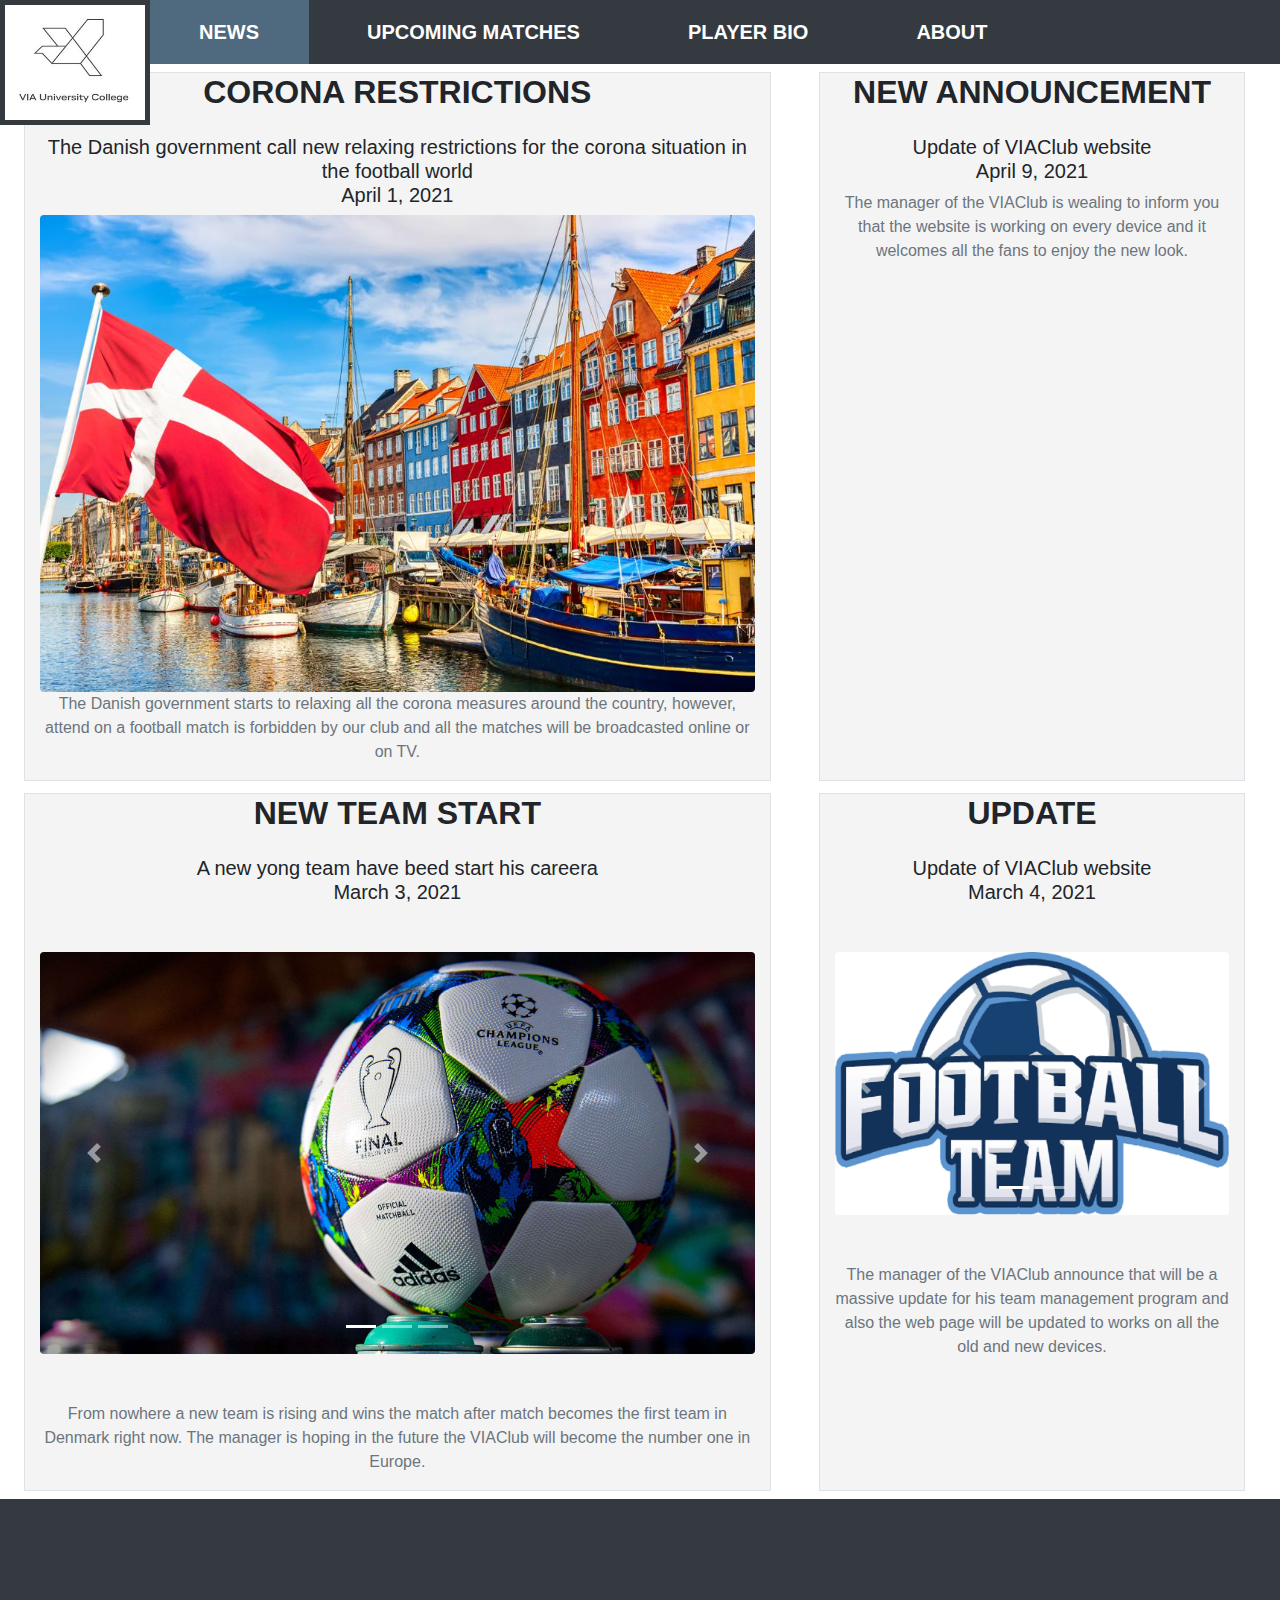
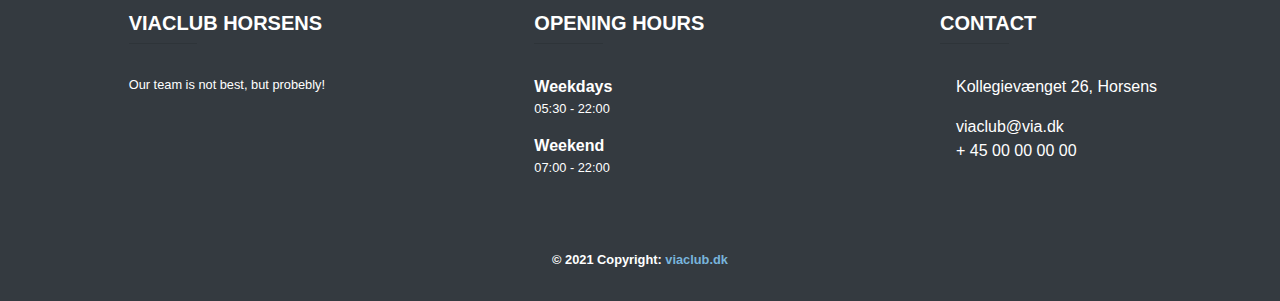
<file: index.html>
<!--Made by Adrian Militaru-->

<!DOCTYPE html>
<html lang="en">

<head>
    <link rel="icon" href="images/favicon/dino.svg" type="image/icontype">
    <meta charset="UTF-8">
    <meta http-equiv="X-UA-Compatible" content="IE=edge">
    <meta name="viewport" content="width=device-width, initial-scale=1.0">
    <title>VIA Club</title>
    <link rel="stylesheet" href="css/navbar.css">
    <link rel="stylesheet" href="css/footer.css">
    <link rel="stylesheet" href="css/center.css">
    <link rel="stylesheet" href="css/scroolbar.css">


    <!--BootStrap-->
    <link href="css/bootstrap.css" rel="stylesheet" type="text/css">
    <script src="https://code.jquery.com/jquery-3.4.1.slim.js"></script>
    <script src="https://cdn.jsdelivr.net/npm/popper.js@1.16.0/dist/umd/popper.js"></script>
    <script src="js/bootstrap.js"></script>

</head>

<body>

    <!-- Nav bar TOP PAGE -->
    <nav class="navbar navbar-expand-lg bg-dark navbar-dark fixed-top" id="navbar">
        <a class="navbar-brand" href="../index.html">
            <img src="images/logo/logo.png" class="NAVlogo" alt="logo">
        </a>
        <button class="navbar-toggler" type="button" data-toggle="collapse" aria-controls="NavBar" data-target="#NavBar"
            aria-expanded="false" aria-label="Toggle navigation">
            <span class="navbar-toggler-icon"></span>
        </button>
        <div class="collapse navbar-collapse justify-content-end font-weight-bold h5" id="NavBar">
            <ul class="navbar-nav">
                <li class="nav-item px-1"><a class="nav-link active" href="#">NEWS</a></li>
                <li class="nav-item px-1"><a class="nav-link" href="pages/upcomingmatches.html">UPCOMING MATCHES</a></li>
                <li class="nav-item px-1"><a class="nav-link" href="pages/playerbio.html">PLAYER BIO</a></li>
                <li class="nav-item px-1"><a class="nav-link" href="pages/about.html">ABOUT</a></li>
            </ul>
        </div>
    </nav>



    <!--CENTER PAGE-->
    <div class="container-fluid">



        <!--Row1-->
        <div class="row my-1">
            <!--center-left-->
            <div class="col-lg-12 border col-xl-7 text-center mx-4 my-1 bg-gray">
                <h2 class="font-weight-bold mb-md-4">CORONA RESTRICTIONS</h2>
                <h5>The Danish government call new relaxing restrictions for the corona situation in the football world
                    <br> April 1, 2021</h5>
                <div class="order-xl-last order-first img-center"><img class="rounded img-fluid"
                        src="./images/news/news3/news3_img1.png" alt="news3-img1"></div>
                <!--RANDOM MESSAGE-->
                <p class="text-muted mb-md-3">The Danish government starts to relaxing all the corona measures around
                    the country, however, attend on a football match is forbidden by our club and all the matches will
                    be broadcasted online or on TV.</p>
            </div>
            
            <!--center-right-->
            <div class="col-lg-12 border col-xl-4 text-center mx-4 my-1 bg-gray">
                <h2 class="font-weight-bold mb-md-4">NEW ANNOUNCEMENT</h2>
                <h5>Update of VIAClub website 
                    <br> April 9, 2021</h5>
                <p class="text-muted mb-md-3">The manager of the VIAClub is wealing to inform you that the website is
                    working on every device and it welcomes all the fans to enjoy the new look.</p>
            </div>
        </div>




        <!--Row2-->
        <div class="row my-1">
            <!--center-left-->
            <div class="col-lg-12 border col-xl-7 text-center mx-4 my-1 bg-gray">
                <h2 class="font-weight-bold mb-md-4">NEW TEAM START</h2>
                <h5>A new yong team have beed start his careera
                    <br> March 3, 2021</h5>
                <div class="order-xl-last order-first img-center">
                    <!--Carousel function-->
                    <div id="carousel1" class="carousel slide my-5" data-ride="carousel">
                        <ol class="carousel-indicators">
                            <li data-target="#carousel1" data-slide-to="0" class="active"></li>
                            <li data-target="#carousel1" data-slide-to="1"></li>
                            <li data-target="#carousel1" data-slide-to="2"></li>
                        </ol>
                        <div class="carousel-inner">
                            <div class="carousel-item active"> <img class="rounded img-fluid"
                                    src="./images/news/news1/news1_img1.png" alt="news1-img1"> </div>
                            <div class="carousel-item"> <img class="rounded img-fluid"
                                    src="./images/news/news1/news1_img2.png" alt="news1-img2"> </div>
                            <div class="carousel-item"> <img class="rounded img-fluid"
                                    src="./images/news/news1/news1_img3.png" alt="news1-img3"> </div>
                        </div>
                        <a class="carousel-control-prev" href="#carousel1" role="button" data-slide="prev"> <span
                                class="carousel-control-prev-icon" aria-hidden="true"></span> <span
                                class="sr-only">Previous</span> </a>
                        <a class="carousel-control-next" href="#carousel1" role="button" data-slide="next"> <span
                                class="carousel-control-next-icon" aria-hidden="true"></span> <span
                                class="sr-only">Next</span> </a>
                    </div>
                    <!--End of Carousel function-->
                </div>
                <p class="text-muted mb-md-3">From nowhere a new team is rising and wins the match after match becomes the first team in Denmark right now. The manager is hoping in the future the VIAClub will become the number one in Europe.</p>
            </div>

            <!--center-right-->
            <div class="col-lg-12 border col-xl-4 text-center mx-4 my-1 bg-gray">
                <h2 class="font-weight-bold mb-md-4">UPDATE</h2>
                <h5>Update of VIAClub website
                    <br> March 4, 2021</h5>
                <div class="order-xl-last order-first img-center">
                    <!--Carousel function-->
                    <div id="carousel2" class="carousel slide my-5" data-ride="carousel">
                        <ol class="carousel-indicators">
                            <li data-target="#carousel2" data-slide-to="0" class="active"></li>
                            <li data-target="#carousel2" data-slide-to="1"></li>
                        </ol>
                        <div class="carousel-inner">
                            <div class="carousel-item active"> <img class="rounded img-fluid"
                                    src="./images/news/news2/news2_img2.png" alt="news2-img2"> </div>
                            <div class="carousel-item"> <img class="rounded img-fluid"
                                    src="./images/news/news2/news2_img1.png" alt="news2-img1"> </div>
                        </div>
                        <a class="carousel-control-prev" href="#carousel2" role="button" data-slide="prev"> <span
                                class="carousel-control-prev-icon" aria-hidden="true"></span> <span
                                class="sr-only">Previous</span> </a>
                        <a class="carousel-control-next" href="#carousel2" role="button" data-slide="next"> <span
                                class="carousel-control-next-icon" aria-hidden="true"></span> <span
                                class="sr-only">Next</span> </a>
                    </div>
                    <!--End of Carousel function-->
                </div>
                <p class="text-muted mb-md-3">The manager of the VIAClub announce that will be a massive update for his
                    team management program and also the web page will be updated to works on all the old and new
                    devices.</p>
            </div>
        </div>
    </div>



    <!--footer bar BOTTOM PAGE-->
    <footer class="page-footer bg-dark text-white" id="footer">
        <div class="container-fluid">
            <div class="row text-center text-md-left mt-5 justify-content-center ml-xl-5">
                <div class="col-md-3 col-lg-3 col-xl-3 justify-content-center mx-auto mb-4">
                    <h5 class="text-uppercase font-weight-bold">VIAClub horsens</h5>
                    <hr class="mb-4 mt-0 d-inline-block mx-auto w-25">
                    <p class="mx-auto mx-md-0 small w-75 ">Our team is not best, but probebly!</p>
                </div>
                <div class="col-md-3 col-lg-3 col-xl-3 justify-content-center mx-auto mb-4">
                    <h5 class="text-uppercase font-weight-bold">Opening hours</h5>
                    <hr class="mb-4 mt-0 d-inline-block mx-auto w-25">
                    <p class="mb-0 font-weight-bold">Weekdays</p>
                    <p class="small">05:30 - 22:00</p>
                    <p class="mb-0 font-weight-bold">Weekend</p>
                    <p class="small">07:00 - 22:00</p>
                </div>
                <div class="col-md-3 col-lg-3 col-xl-3 justify-content-center mx-auto mb-md-0 mb-4">
                    <h5 class="text-uppercase font-weight-bold">Contact</h5>
                    <hr class="mb-4 mt-0 d-inline-block mx-auto w-25">
                    <p><i class="fas fa-home mr-3"></i>Kollegievænget 26, Horsens</p>
                    <a class="text-white" href="mailto:viaclub@via.dk"> <i
                            class="fas fa-envelope mr-3 mb-4"></i>viaclub@via.dk</a>
                    <p><i class="fas fa-phone mr-3"></i> + 45 00 00 00 00</p>
                </div>
            </div>
            <div class="footer-copyright text-center py-3">
                <div class="col-12 font-weight-bold text-center py-3 small">&copy; 2021 Copyright: <a href="../index.html"
                        class="text-color-aqua"> viaclub.dk</a> </div>
            </div>
        </div>
    </footer>

</body>

</html>
</file>
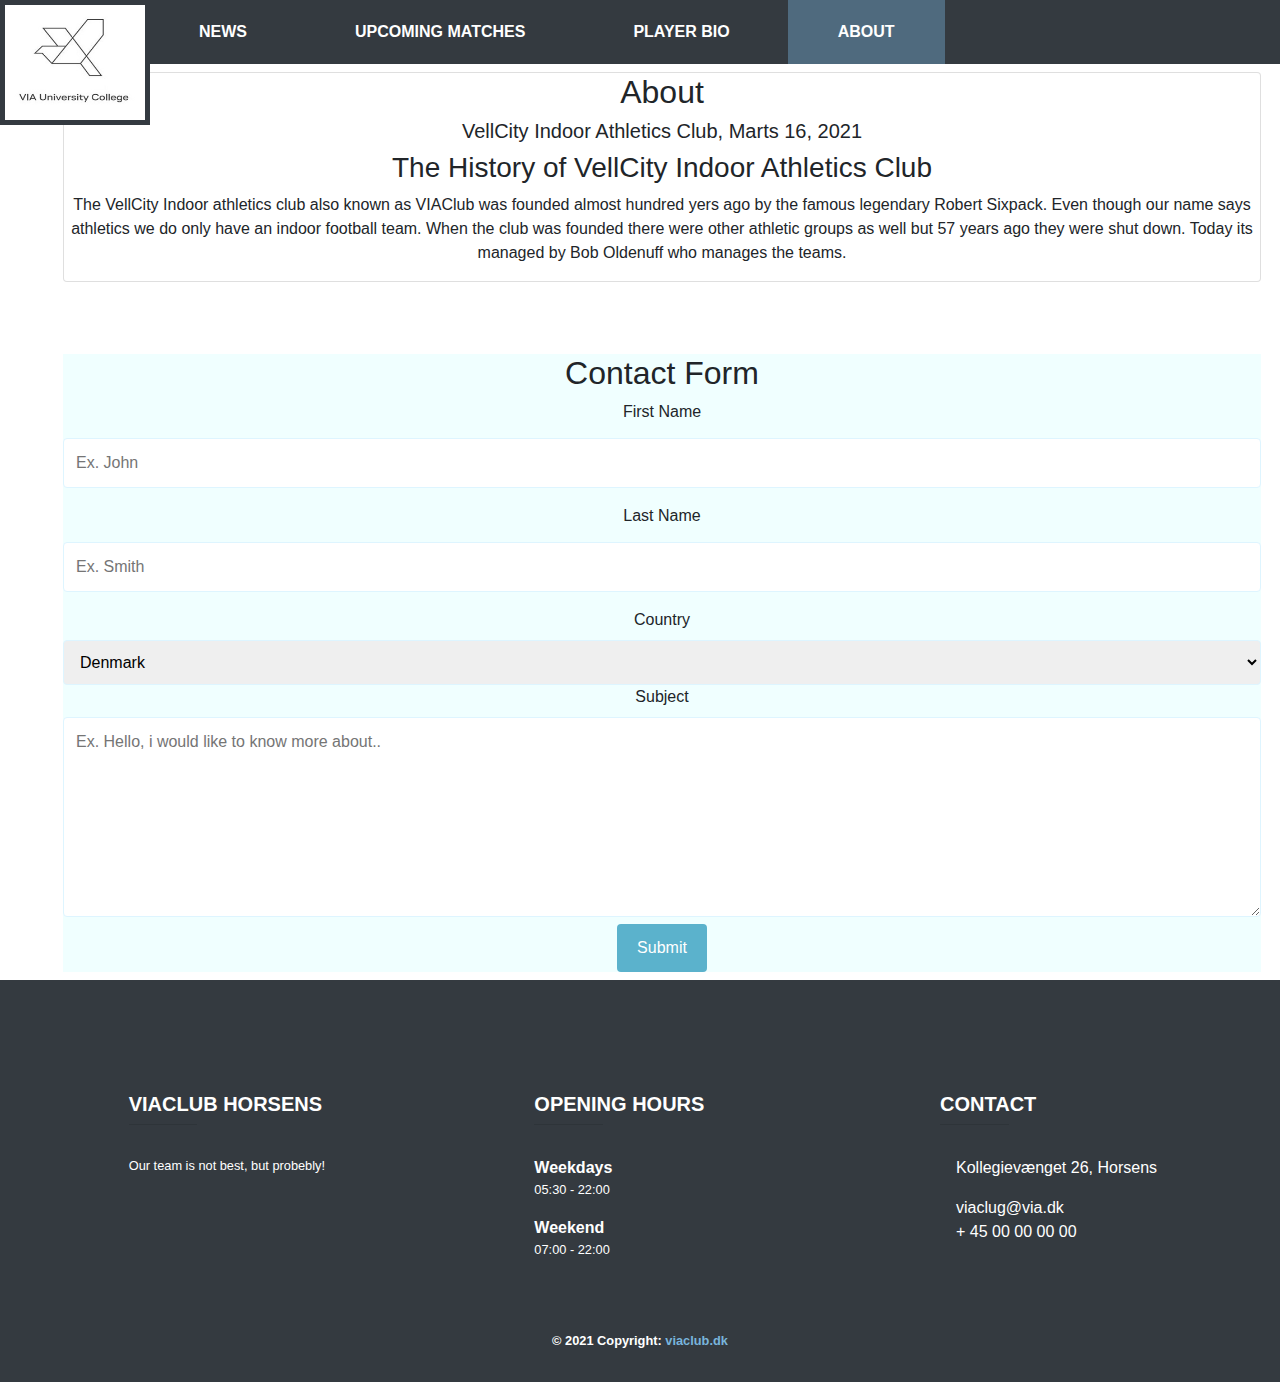
<file: pages/about.html>
<!--Copyright by Freja Hansen-->
<!DOCTYPE html>
<html lang="en">

<head>
    <link rel="icon" href="../images/favicon/dino.svg" type="image/icontype">
    <meta charset="UTF-8">
    <meta http-equiv="X-UA-Compatible" content="IE=edge">
    <meta name="viewport" content="width=device-width, initial-scale=1.0">
    <title>VIA Club</title>
    <link rel="stylesheet" href="../css/navbar.css">
    <link rel="stylesheet" href="../css/footer.css">
    <link rel="stylesheet" href="../css/center.css">
    <link rel="stylesheet" href="../css/scroolbar.css">
    <link rel="stylesheet" href="../css/about-contact.css">


    <!--BootStrap-->
    <link href="../css/bootstrap.css" rel="stylesheet" type="text/css">
    <script src="https://code.jquery.com/jquery-3.4.1.slim.js"></script>
    <script src="https://cdn.jsdelivr.net/npm/popper.js@1.16.0/dist/umd/popper.js"></script>
    <script src="../js/bootstrap.js"></script>



</head>



<body>


    <!-- Nav bar TOP PAGE -->
    <nav class="navbar navbar-expand-lg bg-dark navbar-dark fixed-top" id="navbar">
        <a class="navbar-brand" href="../index.html">
            <img src="../images/logo/logo.png" class="NAVlogo" alt="logo">
        </a>
        <button class="navbar-toggler" type="button" data-toggle="collapse" data-target="#NavBar">
            <span class="navbar-toggler-icon"></span>
        </button>
        <div class="collapse navbar-collapse justify-content-end" id="NavBar">
            <ul class="navbar-nav">
                <li class="nav-item px-1"><a class="nav-link" href="../index.html">NEWS</a></li>
                <li class="nav-item px-1"><a class="nav-link" href="./upcomingmatches.html">UPCOMING MATCHES</a></li>
                <li class="nav-item px-1"><a class="nav-link" href="./playerbio.html">PLAYER BIO</a></li>
                <li class="nav-item px-1"><a class="nav-link active" href="#">ABOUT</a></li>
            </ul>
        </div>
    </nav>


    <!--CENTER PAGE-->
    <div class="container-fluid my-2">
        <div class="row text-center ml-1 mr-1 justify-content-center ml-xl-5">
            <div class="card">
                <h2>About</h2>
                <h5>VellCity Indoor Athletics Club, Marts 16, 2021</h5>
                <h3>The History of VellCity Indoor Athletics Club</h3>
                <p>The VellCity Indoor athletics club also known
                    as VIAClub was founded almost hundred yers ago by the famous
                    legendary Robert Sixpack. Even though our name says athletics
                    we do only have an indoor football team. When the club was founded
                    there were other athletic groups as well but 57 years ago they were shut down.
                    Today its managed by Bob Oldenuff who manages the teams. </p>
            </div>

        </div>
    </div>

    <div class="container-fluid my-2">

        <div class="row text-center ml-1 mr-1 justify-content-center ml-xl-5 bg-aqua">
            <h2>Contact Form</h2>
        </div>


        <!--Form-->
        <div class="row text-center ml-1 mr-1 justify-content-center ml-xl-5 bg-aqua">
            <form action="mailto:308842@via.dk">
                <label for="fname">First Name</label>
                <input type="text" id="fname" name="firstname" placeholder="Ex. John">

                <label for="lname">Last Name</label>
                <input type="text" id="lname" name="lastname" placeholder="Ex. Smith">

                <label for="country">Country</label>
                <select id="country" name="country">
                    <option value="Denmark">Denmark</option>
                    <option value="Canada">Canada</option>
                    <option value="USA">USA</option>
                    <option value="Romanien">Romanien</option>
                    <option value="Sweden">Sweden</option>
                    <option value="Spain">Spain</option>
                </select>

                <label for="subject">Subject</label>
                <textarea id="subject" name="subject" placeholder="Ex. Hello, i would like to know more about.."
                    style="height:200px"></textarea>

                <input type="submit" value="Submit">
            </form>
        </div>
    </div>


    <!--footer bar BOTTOM PAGE-->
    <footer class="page-footer bg-dark text-white" id="footer">
        <div class="container-fluid my-2">
            <div class="row text-center text-md-left mt-5 justify-content-center ml-xl-5">
                <div class="col-md-3 col-lg-3 col-xl-3 justify-content-center mx-auto mb-4">
                    <h5 class="text-uppercase font-weight-bold">VIAClub horsens</h5>
                    <hr class="mb-4 mt-0 d-inline-block mx-auto w-25">
                    <p class="mx-auto mx-md-0 small w-75 ">Our team is not best, but probebly!</p>
                </div>
                <div class="col-md-3 col-lg-3 col-xl-3 justify-content-center mx-auto mb-4">
                    <h5 class="text-uppercase font-weight-bold">Opening hours</h5>
                    <hr class="mb-4 mt-0 d-inline-block mx-auto w-25">
                    <p class="mb-0 font-weight-bold">Weekdays</p>
                    <p class="small">05:30 - 22:00</p>
                    <p class="mb-0 font-weight-bold">Weekend</p>
                    <p class="small">07:00 - 22:00</p>
                </div>
                <div class="col-md-3 col-lg-3 col-xl-3 justify-content-center mx-auto mb-md-0 mb-4">
                    <h5 class="text-uppercase font-weight-bold">Contact</h5>
                    <hr class="mb-4 mt-0 d-inline-block mx-auto w-25">
                    <p><i class="fas fa-home mr-3"></i>Kollegievænget 26, Horsens</p>
                    <a class="text-white" href="mailto:viaclug@via.dk"> <i
                            class="fas fa-envelope mr-3 mb-4"></i>viaclug@via.dk</a>
                    <p><i class="fas fa-phone mr-3"></i> + 45 00 00 00 00</p>
                </div>
            </div>
            <div class="footer-copyright text-center py-3">
                <div class="col-12 font-weight-bold text-center py-3 small">&copy; 2021 Copyright: <a href="../index.html"
                        class="text-color-aqua"> viaclub.dk</a> </div>
            </div>
        </div>
    </footer>

</body>

</html>
</file>
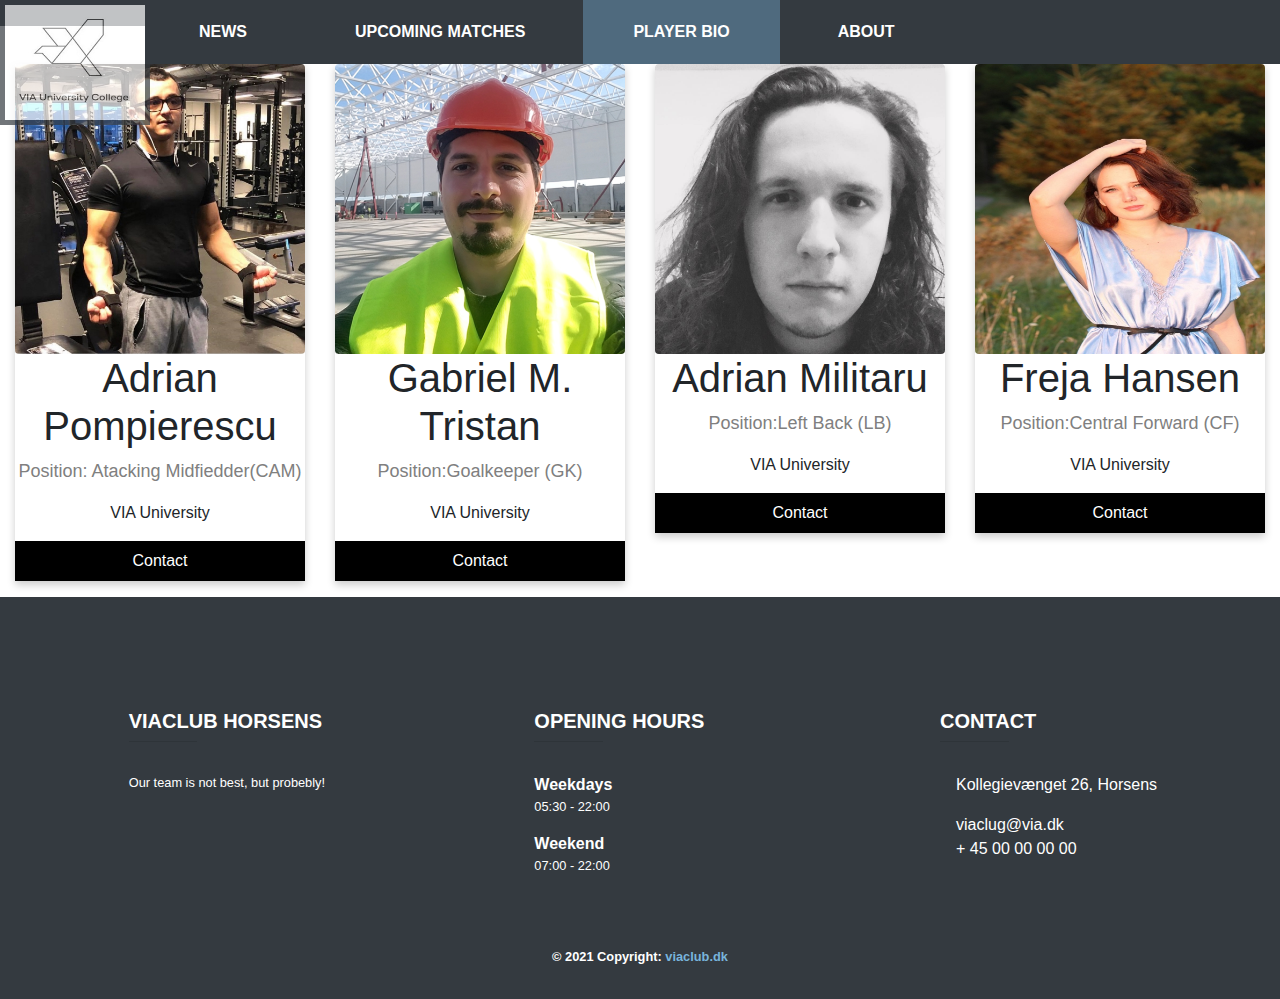
<file: pages/playerbio.html>
<!--Copyright by Adrian Pompierescu-->
<!DOCTYPE html>
<html lang="en">

<head>

    <link rel="icon" href="../images/favicon/dino.svg" type="image/icontype">
    <meta charset="UTF-8">
    <meta http-equiv="X-UA-Compatible" content="IE=edge">
    <meta name="viewport" content="width=device-width, initial-scale=1.0">
    <title>VIA Club</title>
    <link rel="stylesheet" href="../css/navbar.css">
    <link rel="stylesheet" href="../css/footer.css">
    <link rel="stylesheet" href="../css/center.css">
    <link rel="stylesheet" href="../css/scroolbar.css">
    <link rel="stylesheet" href="../css/playerbio.css">


    <!--BootStrap-->
    <link href="../css/bootstrap.css" rel="stylesheet" type="text/css">
    <script src="https://code.jquery.com/jquery-3.4.1.slim.js"></script>
    <script src="https://cdn.jsdelivr.net/npm/popper.js@1.16.0/dist/umd/popper.js"></script>
    <script src="../js/bootstrap.js"></script>

</head>


<body>


    <!-- Nav bar TOP PAGE -->
    <nav class="navbar navbar-expand-lg bg-dark navbar-dark fixed-top" id="navbar">
        <a class="navbar-brand" href="../index.html">
            <img src="../images/logo/logo.png" class="NAVlogo" alt="logo">
        </a>
        <button class="navbar-toggler" type="button" data-toggle="collapse" data-target="#NavBar">
            <span class="navbar-toggler-icon"></span>
        </button>
        <div class="collapse navbar-collapse justify-content-end" id="NavBar">
            <ul class="navbar-nav">
                <li class="nav-item px-1"><a class="nav-link" href="../index.html">NEWS</a></li>
                <li class="nav-item px-1"><a class="nav-link" href="./upcomingmatches.html">UPCOMING MATCHES</a></li>
                <li class="nav-item px-1"><a class="nav-link active" href="#">PLAYER BIO</a></li>
                <li class="nav-item px-1"><a class="nav-link" href="./about.html">ABOUT</a></li>
            </ul>
        </div>
    </nav>




    <!-- Add Player bio Card -->
    <div class="container-fluid">
        <div class="row">
            <div class="col-lg-3 col-xl-3 text-center">
                <div class="card1">
                    <img class="rounded img-fluid" src="../images/playerbio/AdrianP.jpg" alt="AdrianP">
                    <h1>Adrian Pompierescu</h1>
                    <p class="title">Position: Atacking Midfiedder(CAM)</p>

                    <p>VIA University</p>


                    <form action="mailto:309774@via.dk">
                        <p><input type="submit" value="Contact" /></p>
                    </form>
                </div>
            </div>



            <!-- Add Player bio Card -->

            <div class="col-lg-3 col-xl-3 text-center">
                <div class="card1">
                    <img class="rounded img-fluid" src="../images/playerbio/GabrielMT.jpg" alt="GabrielMT">
                    <h1>Gabriel M. Tristan</h1>
                    <p class="title">Position:Goalkeeper (GK)</p>
                    <p>VIA University</p>

                    <form action="mailto:304376@via.dk">
                        <p><input type="submit" value="Contact" /></p>
                    </form>
                </div>
            </div>


            <!-- Add Player bio Card -->

            <div class="col-lg-3 col-xl-3 text-center">
                <div class="card1">
                    <img class="rounded img-fluid" src="../images/playerbio/AdrianM.png" alt="AdrianM">
                    <h1>Adrian Militaru</h1>
                    <p class="title">Position:Left Back (LB) </p>
                    <p>VIA University</p>
                    <form action="mailto:308842@via.dk">
                        <p><input type="submit" value="Contact" /></p>
                    </form>
                </div>
            </div>


            <!-- Add Player bio Card -->

            <div class="col-lg-3 col-xl-3 text-center">
                <div class="card1">
                    <img class="rounded img-fluid" src="../images/playerbio/Freja.jpg" alt="o0Freja0o">
                    <h1>Freja Hansen</h1>
                    <p class="title">Position:Central Forward (CF) </p>
                    <p>VIA University</p>
                    <form action="mailto:308840@via.dk">
                        <p><input type="submit" value="Contact" /></p>
                    </form>
                </div>
            </div>
        </div>
    </div>

    <!--footer bar BOTTOM PAGE-->
    <footer class="page-footer bg-dark text-white" id="footer">
        <div class="container-fluid">
            <div class="row text-center text-md-left mt-5 justify-content-center ml-xl-5">
                <div class="col-md-3 col-lg-3 col-xl-3 justify-content-center mx-auto mb-4">
                    <h5 class="text-uppercase font-weight-bold">VIAClub horsens</h5>
                    <hr class="mb-4 mt-0 d-inline-block mx-auto w-25">
                    <p class="mx-auto mx-md-0 small w-75 ">Our team is not best, but probebly!</p>
                </div>
                <div class="col-md-3 col-lg-3 col-xl-3 justify-content-center mx-auto mb-4">
                    <h5 class="text-uppercase font-weight-bold">Opening hours</h5>
                    <hr class="mb-4 mt-0 d-inline-block mx-auto w-25">
                    <p class="mb-0 font-weight-bold">Weekdays</p>
                    <p class="small">05:30 - 22:00</p>
                    <p class="mb-0 font-weight-bold">Weekend</p>
                    <p class="small">07:00 - 22:00</p>
                </div>
                <div class="col-md-3 col-lg-3 col-xl-3 justify-content-center mx-auto mb-md-0 mb-4">
                    <h5 class="text-uppercase font-weight-bold">Contact</h5>
                    <hr class="mb-4 mt-0 d-inline-block mx-auto w-25">
                    <p><i class="fas fa-home mr-3"></i>Kollegievænget 26, Horsens</p>
                    <a class="text-white" href="mailto:viaclug@via.dk"> <i
                            class="fas fa-envelope mr-3 mb-4"></i>viaclug@via.dk</a>
                    <p><i class="fas fa-phone mr-3"></i> + 45 00 00 00 00</p>
                </div>
            </div>
            <div class="footer-copyright text-center py-3">
                <div class="col-12 font-weight-bold text-center py-3 small">&copy; 2021 Copyright: <a href="../index.html"
                        class="text-color-aqua"> viaclub.dk</a> </div>
            </div>
        </div>
    </footer>
</body>


</html>
</file>
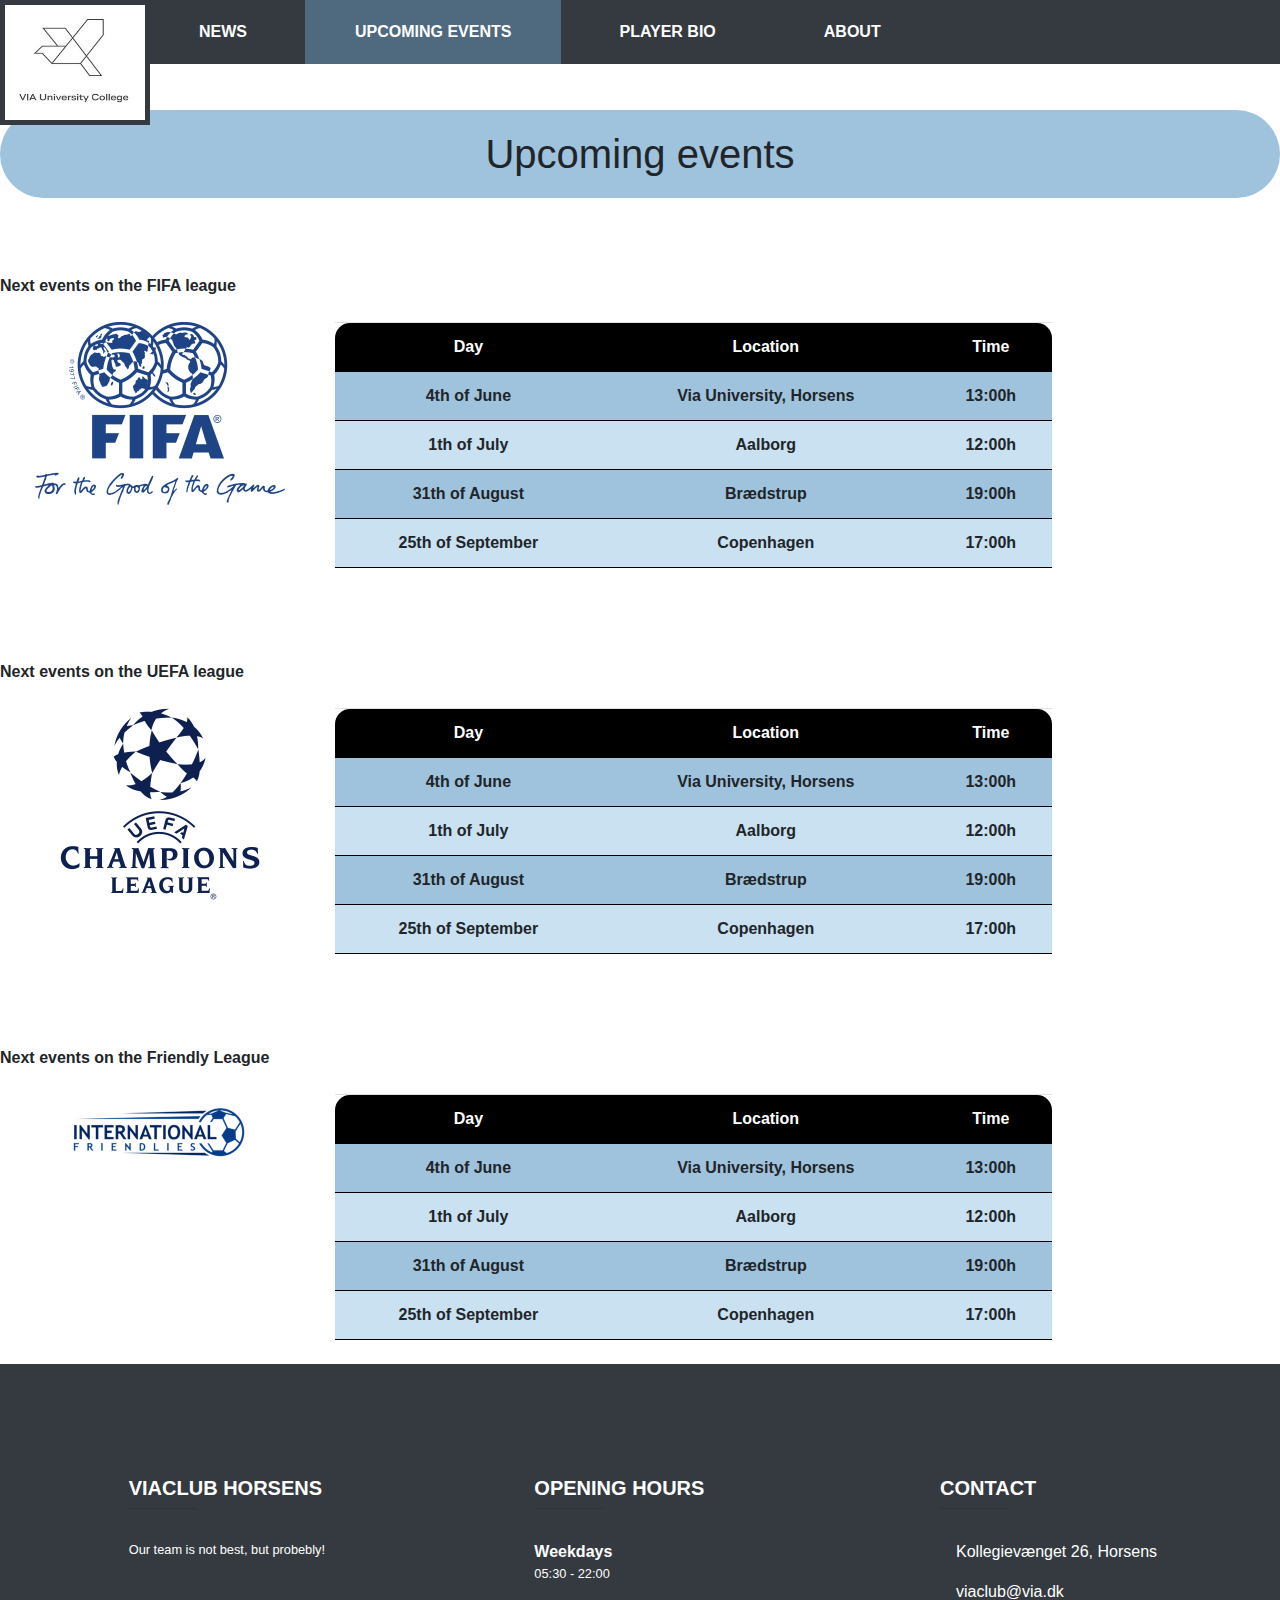
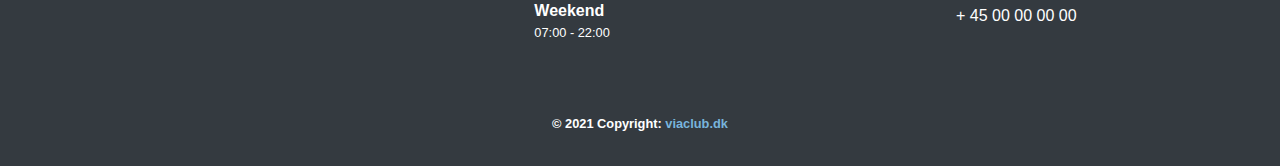
<file: pages/upcomingevents.html>
<!--Copyright by Gabriel Moutinho Tristan-->
<!DOCTYPE html>
<html lang="en">

<head>
    <link rel="icon" href="../images/favicon/dino.svg" type="image/icontype">
    <meta charset="UTF-8">
    <meta http-equiv="X-UA-Compatible" content="IE=edge">
    <meta name="viewport" content="width=device-width, initial-scale=1.0">
    <title>VIA Club</title>
    <link rel="stylesheet" href="../css/navbar.css">
    <link rel="stylesheet" href="../css/footer.css">
    <link rel="stylesheet" href="../css/center.css">
    <link rel="stylesheet" href="../css/scroolbar.css">
    <link rel="stylesheet" href="../css/upcomingevents.css">


    <!--BootStrap-->
    <link href="../css/bootstrap.css" rel="stylesheet" type="text/css">
    <script src="https://code.jquery.com/jquery-3.4.1.slim.js"></script>
    <script src="https://cdn.jsdelivr.net/npm/popper.js@1.16.0/dist/umd/popper.js"></script>
    <script src="../js/bootstrap.js"></script>
</head>

<body>


    <!-- Nav bar TOP PAGE -->
    <nav class="navbar navbar-expand-lg bg-dark navbar-dark fixed-top" id="navbar">
        <a class="navbar-brand" href="index.html">
            <img src="../images/logo/logo.png" class="NAVlogo" alt="logo">
        </a>
        <button class="navbar-toggler" type="button" data-toggle="collapse" data-target="#NavBar">
            <span class="navbar-toggler-icon"></span>
        </button>
        <div class="collapse navbar-collapse justify-content-end" id="NavBar">
            <ul class="navbar-nav">
                <li class="nav-item px-1"><a class="nav-link" href="../index.html">NEWS</a></li>
                <li class="nav-item px-1"><a class="nav-link active" href="#">UPCOMING EVENTS</a></li>
                <li class="nav-item px-1"><a class="nav-link" href="./playerbio.html">PLAYER BIO</a></li>
                <li class="nav-item px-1"><a class="nav-link" href="./about.html">ABOUT</a></li>
            </ul>
        </div>
    </nav>



    <h1 class="title">Upcoming events</h1>
    <div class="container-fluid">

        <div class="row my-1">
            <p><strong>Next events on the FIFA league</strong></p>
        </div>
        <div class="row my-1">
            <div class="col-lg-12 col-xl-3 text-center my-1"> <img src="../images/upcoming/fifa.png" class="img-fluid"
                    alt="fifa logo"> </div>
            <div class="col-lg-12 col-xl-7 text-center my-1">
                <div class="table-responsive">
                    <table class="table">
                        <tr class="head">
                            <th>Day</th>
                            <th>Location</th>
                            <th>Time</th>
                        </tr>
                        <tr>
                            <th>4th of June</th>
                            <th>Via University, Horsens</th>
                            <th>13:00h</th>
                        </tr>
                        <tr class="even">
                            <th>1th of July</th>
                            <th>Aalborg</th>
                            <th>12:00h</th>
                        </tr>
                        <tr>
                            <th>31th of August</th>
                            <th>Brædstrup</th>
                            <th>19:00h</th>
                        </tr>
                        <tr class="even">
                            <th>25th of September</th>
                            <th>Copenhagen</th>
                            <th>17:00h</th>
                        </tr>
                    </table>

                </div>
            </div>
        </div>

    </div>

    <div class="container-fluid">
        <div class="row my-1">
            <p><strong>Next events on the UEFA league</strong></p>
        </div>
        <div class="row my-1">
            <div class="col-lg-12 col-xl-3 text-center my-1"> <img src="../images/upcoming/uefa.png" class="img-fluid"
                    alt="uefa logo"> </div>
            <div class="col-lg-12 col-xl-7 text-center my-1">
                <div class="table-responsive">
                    <table class="table">
                        <tr class="head">
                            <th>Day</th>
                            <th>Location</th>
                            <th>Time</th>
                        </tr>
                        <tr>
                            <th>4th of June</th>
                            <th>Via University, Horsens</th>
                            <th>13:00h</th>
                        </tr>
                        <tr class="even">
                            <th>1th of July</th>
                            <th>Aalborg</th>
                            <th>12:00h</th>
                        </tr>
                        <tr>
                            <th>31th of August</th>
                            <th>Brædstrup</th>
                            <th>19:00h</th>
                        </tr>
                        <tr class="even">
                            <th>25th of September</th>
                            <th>Copenhagen</th>
                            <th>17:00h</th>
                        </tr>
                    </table>
                </div>
            </div>
        </div>
    </div>

    <div class="container-fluid">
        <div class="row my-1">
            <p><strong>Next events on the Friendly League</strong></p>
        </div>
        <div class="row my-1">
            <div class="col-lg-12 col-xl-3 text-center my-1"> <img src="../images/upcoming/friendly-match.png"
                    class="img-fluid" alt="friendly match logo"> </div>
            <div class="col-lg-12 col-xl-7 text-center my-1">
                <div class="table-responsive">
                    <table class="table">
                        <tr class="head">
                            <th>Day</th>
                            <th>Location</th>
                            <th>Time</th>
                        </tr>
                        <tr>
                            <th>4th of June</th>
                            <th>Via University, Horsens</th>
                            <th>13:00h</th>
                        </tr>
                        <tr class="even">
                            <th>1th of July</th>
                            <th>Aalborg</th>
                            <th>12:00h</th>
                        </tr>
                        <tr>
                            <th>31th of August</th>
                            <th>Brædstrup</th>
                            <th>19:00h</th>
                        </tr>
                        <tr class="even">
                            <th>25th of September</th>
                            <th>Copenhagen</th>
                            <th>17:00h</th>
                        </tr>
                    </table>
                </div>
            </div>
        </div>
    </div>

    <!--footer bar BOTTOM PAGE-->
    <footer class="page-footer bg-dark text-white" id="footer">
        <div class="container-fluid">
            <div class="row text-center text-md-left mt-5 justify-content-center ml-xl-5">
                <div class="col-md-3 col-lg-3 col-xl-3 justify-content-center mx-auto mb-4">
                    <h5 class="text-uppercase font-weight-bold">VIAClub horsens</h5>
                    <hr class="mb-4 mt-0 d-inline-block mx-auto w-25">
                    <p class="mx-auto mx-md-0 small w-75 ">Our team is not best, but probebly!</p>
                </div>
                <div class="col-md-3 col-lg-3 col-xl-3 justify-content-center mx-auto mb-4">
                    <h5 class="text-uppercase font-weight-bold">Opening hours</h5>
                    <hr class="mb-4 mt-0 d-inline-block mx-auto w-25">
                    <p class="mb-0 font-weight-bold">Weekdays</p>
                    <p class="small">05:30 - 22:00</p>
                    <p class="mb-0 font-weight-bold">Weekend</p>
                    <p class="small">07:00 - 22:00</p>
                </div>
                <div class="col-md-3 col-lg-3 col-xl-3 justify-content-center mx-auto mb-md-0 mb-4">
                    <h5 class="text-uppercase font-weight-bold">Contact</h5>
                    <hr class="mb-4 mt-0 d-inline-block mx-auto w-25">
                    <p><i class="fas fa-home mr-3"></i>Kollegievænget 26, Horsens</p>
                    <a class="text-white" href="mailto:viaclub@via.dk"> <i
                            class="fas fa-envelope mr-3 mb-4"></i>viaclub@via.dk</a>
                    <p><i class="fas fa-phone mr-3"></i> + 45 00 00 00 00</p>
                </div>
            </div>
            <div class="footer-copyright text-center py-3">
                <div class="col-12 font-weight-bold text-center py-3 small">&copy; 2021 Copyright: <a href="index.html"
                        class="text-color-aqua"> viaclub.dk</a> </div>
            </div>
        </div>
    </footer>

</body>

</html>
</file>
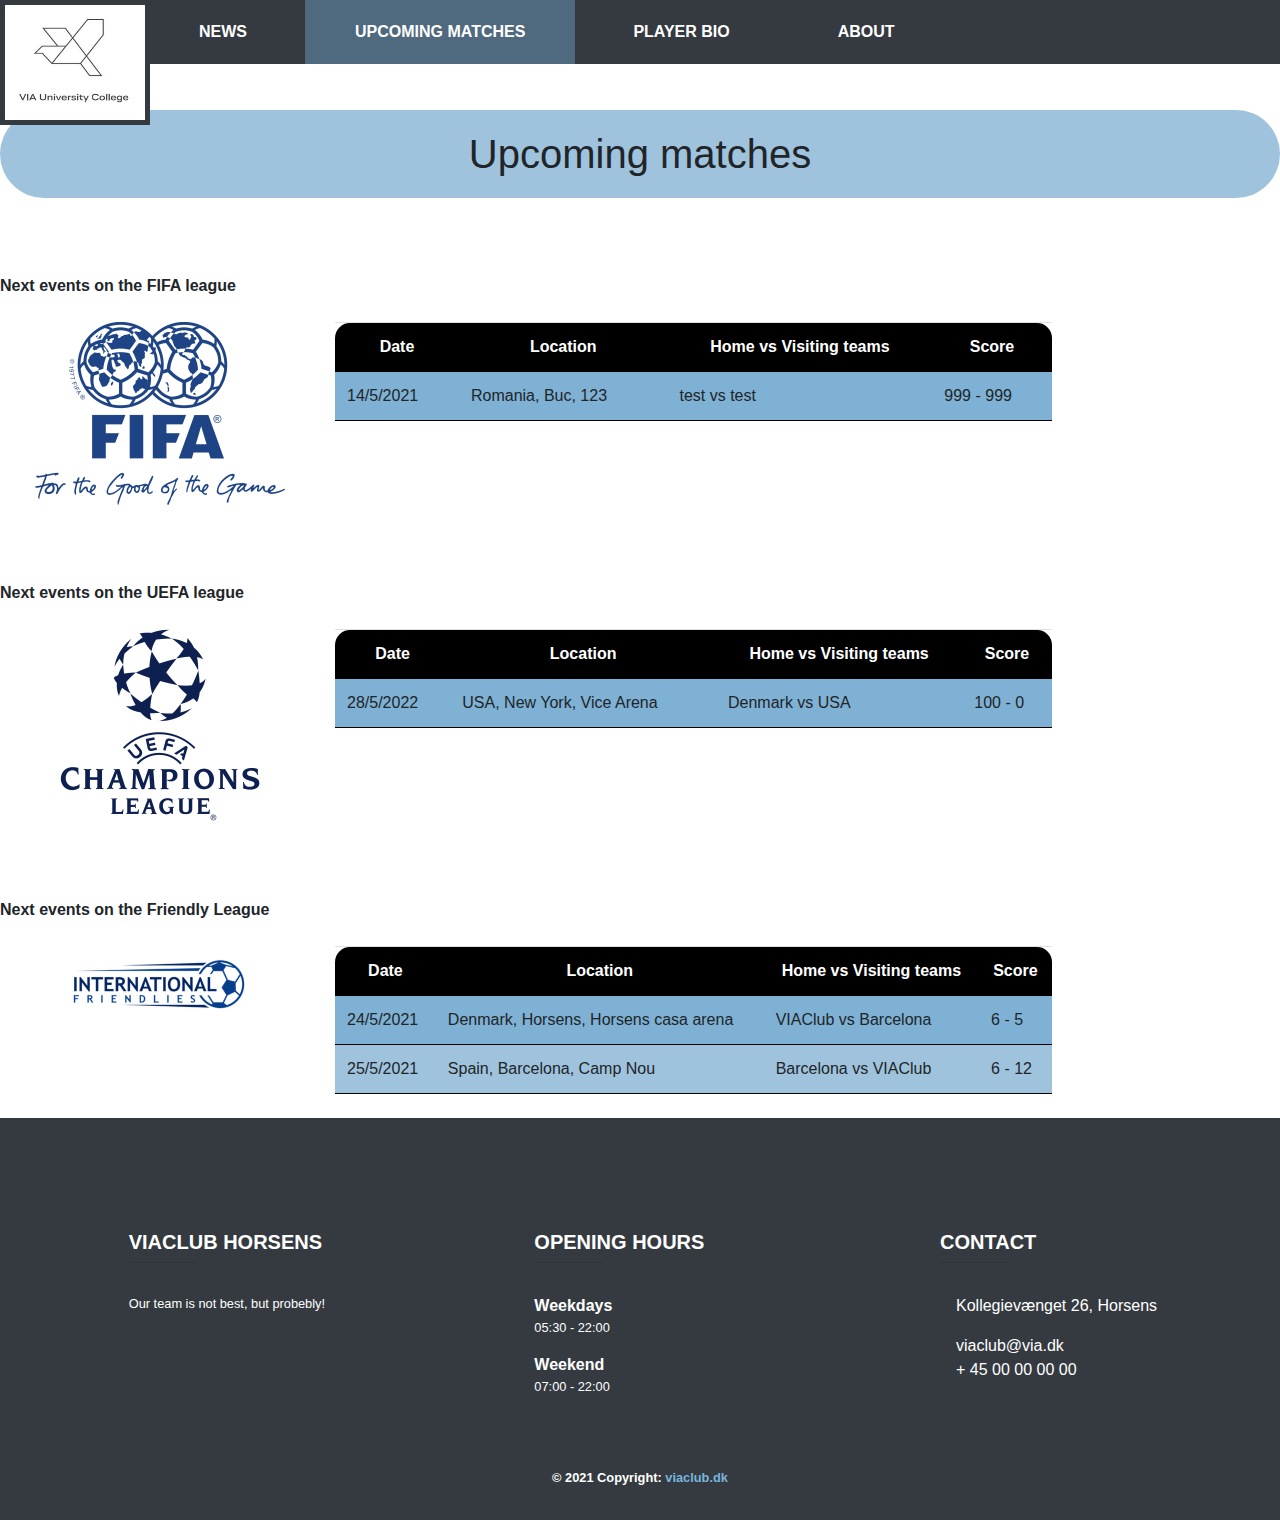
<file: pages/upcomingmatches.html>
<!--Copyright by Gabriel Moutinho Tristan-->
<!DOCTYPE html>
<html lang="en">

<head>
    <link rel="icon" href="../images/favicon/dino.svg" type="image/icontype">
    <meta charset="UTF-8">
    <meta http-equiv="X-UA-Compatible" content="IE=edge">
    <meta name="viewport" content="width=device-width, initial-scale=1.0">
    <title>VIA Club</title>
    <link rel="stylesheet" href="../css/navbar.css">
    <link rel="stylesheet" href="../css/footer.css">
    <link rel="stylesheet" href="../css/center.css">
    <link rel="stylesheet" href="../css/scroolbar.css">
    <link rel="stylesheet" href="../css/upcomingmatches.css">


    <!--BootStrap-->
    <link href="../css/bootstrap.css" rel="stylesheet" type="text/css">
    <script src="https://code.jquery.com/jquery-3.4.1.slim.js"></script>
    <script src="https://cdn.jsdelivr.net/npm/popper.js@1.16.0/dist/umd/popper.js"></script>
    <script src="../js/bootstrap.js"></script>
</head>

<body>


    <!-- Nav bar TOP PAGE -->
    <nav class="navbar navbar-expand-lg bg-dark navbar-dark fixed-top" id="navbar">
        <a class="navbar-brand" href="../index.html">
            <img src="../images/logo/logo.png" class="NAVlogo" alt="logo">
        </a>
        <button class="navbar-toggler" type="button" data-toggle="collapse" data-target="#NavBar">
            <span class="navbar-toggler-icon"></span>
        </button>
        <div class="collapse navbar-collapse justify-content-end" id="NavBar">
            <ul class="navbar-nav">
                <li class="nav-item px-1"><a class="nav-link" href="../index.html">NEWS</a></li>
                <li class="nav-item px-1"><a class="nav-link active" href="#">UPCOMING MATCHES</a></li>
                <li class="nav-item px-1"><a class="nav-link" href="./playerbio.html">PLAYER BIO</a></li>
                <li class="nav-item px-1"><a class="nav-link" href="./about.html">ABOUT</a></li>
            </ul>
        </div>
    </nav>



    <h1 class="title">Upcoming matches</h1>
    <div class="container-fluid">

        <div class="row my-1">
            <p><strong>Next events on the FIFA league</strong></p>
        </div>
        <div class="row my-1">
            <div class="col-lg-12 col-xl-3 text-center my-1"> <img src="../images/upcoming/fifa.png" class="img-fluid"
                    alt="fifa logo"> </div>
            <div class="col-lg-12 col-xl-7 text-center my-1">
                <div class="table-responsive" id="cup-match">
                    <!--Populate with XML import-->
                </div>
            </div>
        </div>

    </div>

    <div class="container-fluid">
        <div class="row my-1">
            <p><strong>Next events on the UEFA league</strong></p>
        </div>
        <div class="row my-1">
            <div class="col-lg-12 col-xl-3 text-center my-1"> <img src="../images/upcoming/uefa.png" class="img-fluid"
                    alt="uefa logo"> </div>
            <div class="col-lg-12 col-xl-7 text-center my-1">
                <div class="table-responsive" id="league-match">
                    <!--Populate with XML import-->
                </div>
            </div>
        </div>
    </div>

    <div class="container-fluid">
        <div class="row my-1">
            <p><strong>Next events on the Friendly League</strong></p>
        </div>
        <div class="row my-1">
            <div class="col-lg-12 col-xl-3 text-center my-1"> <img src="../images/upcoming/friendly-match.png"
                    class="img-fluid" alt="friendly match logo"> </div>
            <div class="col-lg-12 col-xl-7 text-center my-1">
                <div class="table-responsive" id="friendly-match">
                    <!--Populate with XML import-->
                </div>
            </div>
        </div>
    </div>

    <!--footer bar BOTTOM PAGE-->
    <footer class="page-footer bg-dark text-white" id="footer">
        <div class="container-fluid">
            <div class="row text-center text-md-left mt-5 justify-content-center ml-xl-5">
                <div class="col-md-3 col-lg-3 col-xl-3 justify-content-center mx-auto mb-4">
                    <h5 class="text-uppercase font-weight-bold">VIAClub horsens</h5>
                    <hr class="mb-4 mt-0 d-inline-block mx-auto w-25">
                    <p class="mx-auto mx-md-0 small w-75 ">Our team is not best, but probebly!</p>
                </div>
                <div class="col-md-3 col-lg-3 col-xl-3 justify-content-center mx-auto mb-4">
                    <h5 class="text-uppercase font-weight-bold">Opening hours</h5>
                    <hr class="mb-4 mt-0 d-inline-block mx-auto w-25">
                    <p class="mb-0 font-weight-bold">Weekdays</p>
                    <p class="small">05:30 - 22:00</p>
                    <p class="mb-0 font-weight-bold">Weekend</p>
                    <p class="small">07:00 - 22:00</p>
                </div>
                <div class="col-md-3 col-lg-3 col-xl-3 justify-content-center mx-auto mb-md-0 mb-4">
                    <h5 class="text-uppercase font-weight-bold">Contact</h5>
                    <hr class="mb-4 mt-0 d-inline-block mx-auto w-25">
                    <p><i class="fas fa-home mr-3"></i>Kollegievænget 26, Horsens</p>
                    <a class="text-white" href="mailto:viaclub@via.dk"> <i
                            class="fas fa-envelope mr-3 mb-4"></i>viaclub@via.dk</a>
                    <p><i class="fas fa-phone mr-3"></i> + 45 00 00 00 00</p>
                </div>
            </div>
            <div class="footer-copyright text-center py-3">
                <div class="col-12 font-weight-bold text-center py-3 small">&copy; 2021 Copyright: <a href="../index.html"
                        class="text-color-aqua"> viaclub.dk</a> </div>
            </div>
        </div>
    </footer>
    <script src="../js/importXML.js"></script>
</body>

</html>
</file>
<file: css/navbar.css>
/*Copyright by Adrian Militaru*/


@media screen and (max-width:990px){
  nav#navbar ul {
      top: 50px;
      
  }
}


@media screen and (min-width: 990px){
  nav#navbar ul {
    top: 0px;
    width: 100%;
  }
}



nav#navbar li a {
  display: block;
  font-weight: bold;
  color: white;
  text-align: center;
  padding: 20px 50px;
  text-decoration: none;
  }

nav#navbar ul {
  z-index: 0;
  position: fixed;
  list-style-type: none;
  margin: 0;
  padding: 0;
  overflow: hidden;
  background-color: #343a40;
  left: 145px;
  }
  
.NAVlogo {
position: fixed;
background-color: #343a40;
float: left;
z-index: 1;
display: inline-block;
text-align: center;
padding-top: 5px;
padding-right: 5px;
padding-bottom: 5px;
padding-left: 5px;
top: 0;
left: 0px;
border: 2px;
width: 150px;
height: 125px;
overflow: auto;
}


nav#navbar li {
float: left;
}
  
  
nav#navbar li a:hover {
background-color: rgba(15, 106, 167, 0.4);
}

nav#navbar .active {
background-color: rgba(120,180,220,.4);
}
</file>
<file: css/footer.css>
/*Copyright by Adrian Militaru*/


div#footer.container-fluid{
    left: 145px;
  width: 100%;
}

.text-color-aqua{
    color: rgb(120, 180, 220);
}


.bg-gradient {
    background-image: linear-gradient(to top, #12123a, #151546, #181853, #1b1b5f, #1e1e6c);
}
</file>
<file: css/center.css>
/*Copyright by Adrian Militaru*/

body {
    font-family: Arial;
    background: #d7d7d7;
  }

.bg-gray {
    background-color: #f4f4f4;
}

.bg-azure{
    background-color: azure;
}


.bg-aqua{
    background-color: #f0ffff;
}

@media screen and (max-width:550px){
    .container-fluid{
        padding-top: 30%;
    }
}

@media screen and (max-width: 1200px) and (min-width: 550px){
    .container-fluid{
        padding-top: 10%;
    }
 }
 
 @media screen and (min-width: 1200px){
    .container-fluid{
        padding-top: 5%;
    }
 }
</file>
<file: css/scroolbar.css>
/*Copyright by Adrian Militaru*/

/* width */
::-webkit-scrollbar {
    width: 15px;
  }
  
  /* Track */
  ::-webkit-scrollbar-track {
    background: #343a40;
  }
   
  /* Handle */
  ::-webkit-scrollbar-thumb {
    background: rgba(120,180,220,.4); 
  }
  
  /* Handle on hover */
  ::-webkit-scrollbar-thumb:hover {
    background: rgba(15, 106, 167, 0.4); 
  }
</file>
<file: css/about-contact.css>
/*Copyright by Freja Hansen*/

body {
  font-family: Arial, Helvetica, sans-serif;
}
* {
  box-sizing: border-box;
}

input[type=text], select, textarea {
  width: 100%;
  padding: 12px;
  border: 1px solid rgb(222, 245, 255);
  border-radius: 4px;
  box-sizing: border-box;
  margin-top: 6px;
  margin-bottom: 16px;
  resize: vertical;
}

input[type=submit] {
  background-color: #5bb2cc;
  color: white;
  padding: 12px 20px;
  border: none;
  border-radius: 4px;
  cursor: pointer;
}

input[type=submit]:hover {
  background-color: #0f5ceb;
}

.form {
  background-color: #f0ffff;
}
</file>
<file: css/playerbio.css>
/*Copyright by Adrian Pompierescu*/
.card1{
    box-shadow: 0 4px 8px 0 rgba(0, 0, 0, 0.2);
    max-width: 400px;
    margin:auto;
    text-align: center;
  }
 
  
  
  .title {
    color: grey;
    font-size: 18px;
  }
  
  input {
    border: none;
    outline: 0;
    display: inline-block;
    padding: 8px;
    color: white;
    background-color: #000;
    text-align: center;
    cursor: pointer;
    width: 100%;
    font-size: 18px;
  }
  
  
  
  button:hover, a:hover {
    opacity: 0.7;
  }
  table {
    border-collapse: collapse;
    text-align: center;
    width: 100%;
   

  }
   td {
    padding-top: 200px;
    text-align:left;
  }
  img{
    text-align: center;
    width: 350px;
    height: 350px;
  image-resolution: 110%;
  }
</file>
<file: css/upcomingevents.css>
/*Copyright by Gabriel Moutinho Tristan*/



.title {
    background-color: rgba(15, 106, 167, 0.4);
    padding: 20px;
    margin-top: 110px;
    box-align: center;
    text-align: center;
    border-radius: 80px;
  }
  
  table {
    border-spacing: 0px
  }

  th, td {
    padding: 20px 150px 20px 150px;
    border-spacing: 0px;
    margin: 0px;
  }

  th, td {
    text-align: left;
    background-color:rgba(15, 106, 167, 0.4);
    border-top:1px solid black;
    border-bottom: 1px solid black;
  }

  tr.head th {
    background-color: black;
    color: white;  
  }

  tr.head th:first-child{
    -webkit-border-top-left-radius: 15px;
    -moz-border-radius-topleft: 15px;
    border-top-left-radius: 15px;
  }

  tr.head th:last-child{
    -webkit-border-top-right-radius: 15px;
    -moz-border-radius-topright: 15px;
    border-top-right-radius: 15px;
  }

  tr.even th{
    background-color:rgba(120,180,220,.4);
  }
</file>
<file: css/upcomingmatches.css>
/*Copyright by Gabriel Moutinho Tristan*/



.title {
    background-color: rgba(15, 106, 167, 0.4);
    padding: 20px;
    margin-top: 110px;
    box-align: center;
    text-align: center;
    border-radius: 80px;
  }
  
  table {
    border-spacing: 0px
  }

  th, td {
    padding: 20px 150px 20px 150px;
    border-spacing: 0px;
    margin: 0px;
  }

  th, td {
    text-align: left;
    background-color:rgba(15, 106, 167, 0.4);
    border-top:1px solid black;
    border-bottom: 1px solid black;
  }

  tr.head th {
    background-color: black;
    color: white;  
  }

  tr.head th:first-child{
    -webkit-border-top-left-radius: 15px;
    -moz-border-radius-topleft: 15px;
    border-top-left-radius: 15px;
  }

  tr.head th:last-child{
    -webkit-border-top-right-radius: 15px;
    -moz-border-radius-topright: 15px;
    border-top-right-radius: 15px;
  }

  tr:nth-child(even){
    background-color:rgba(120,180,220,.4);
  }
</file>
